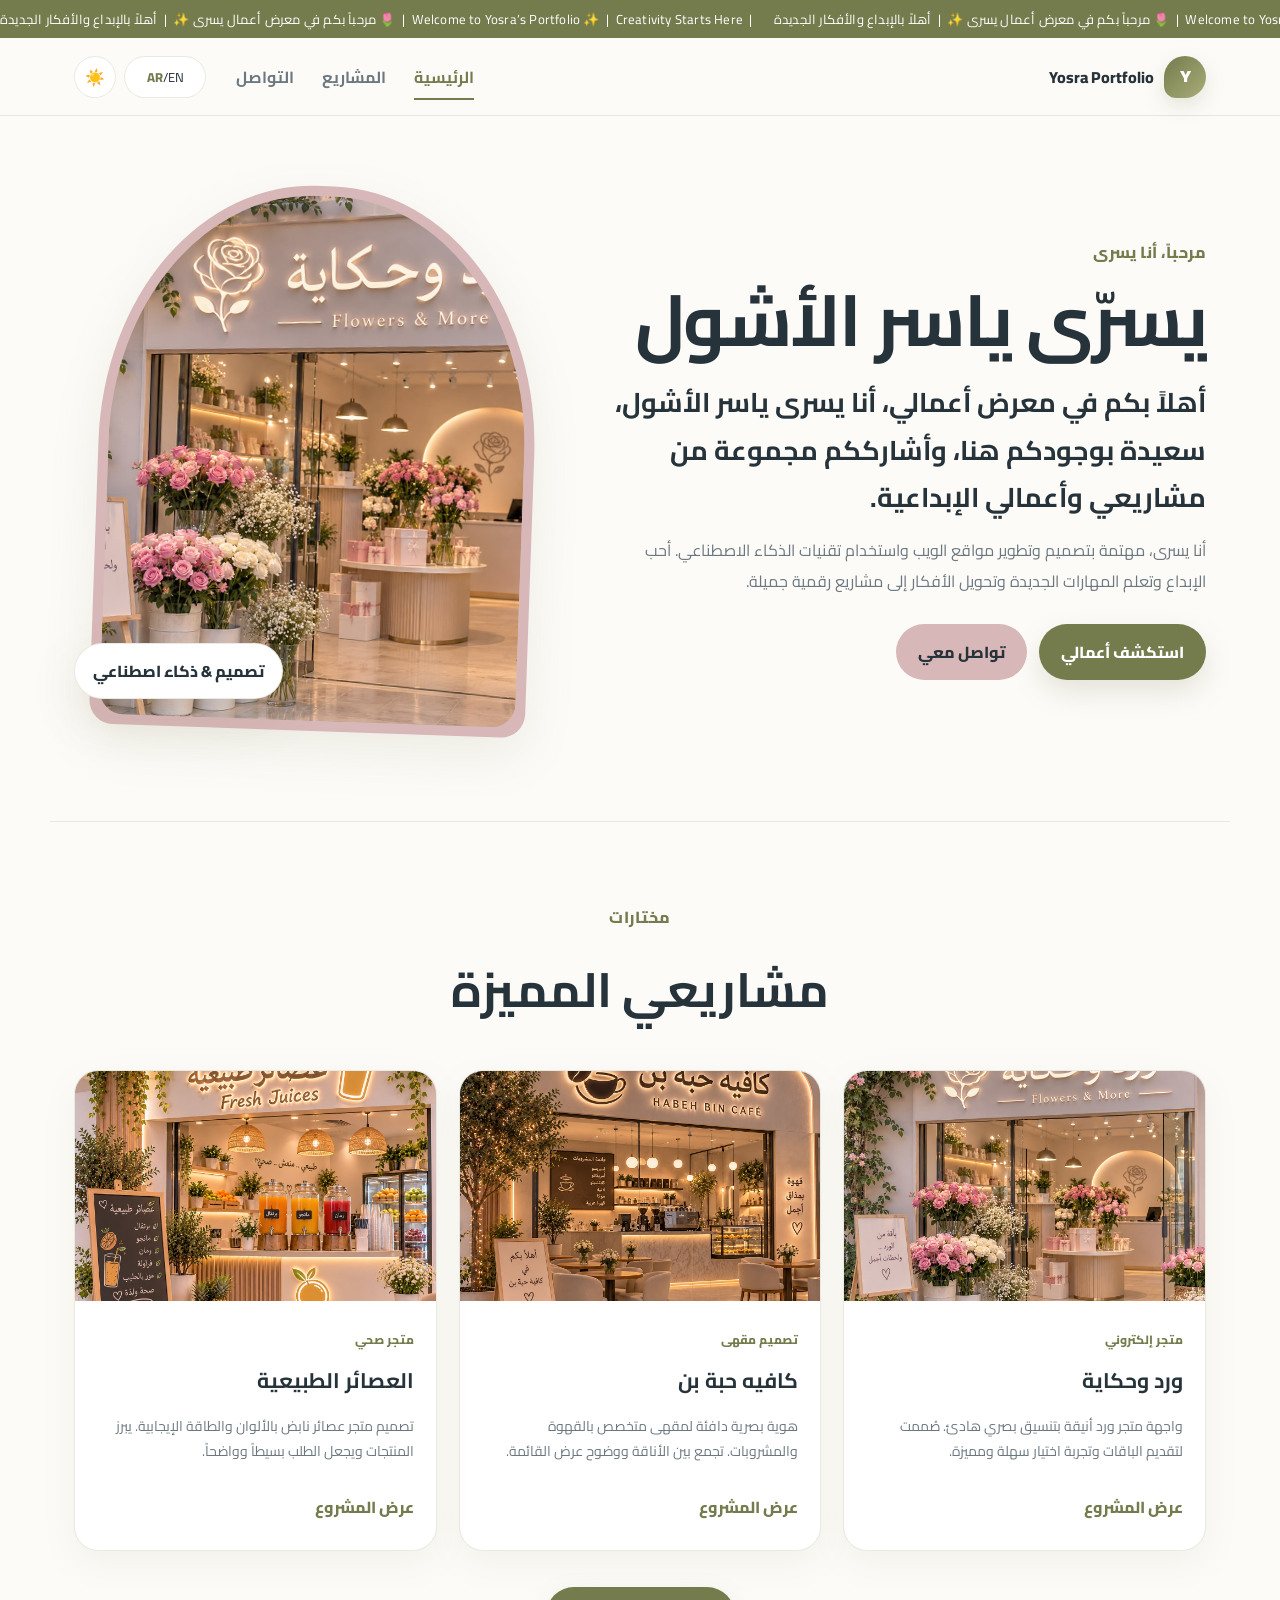
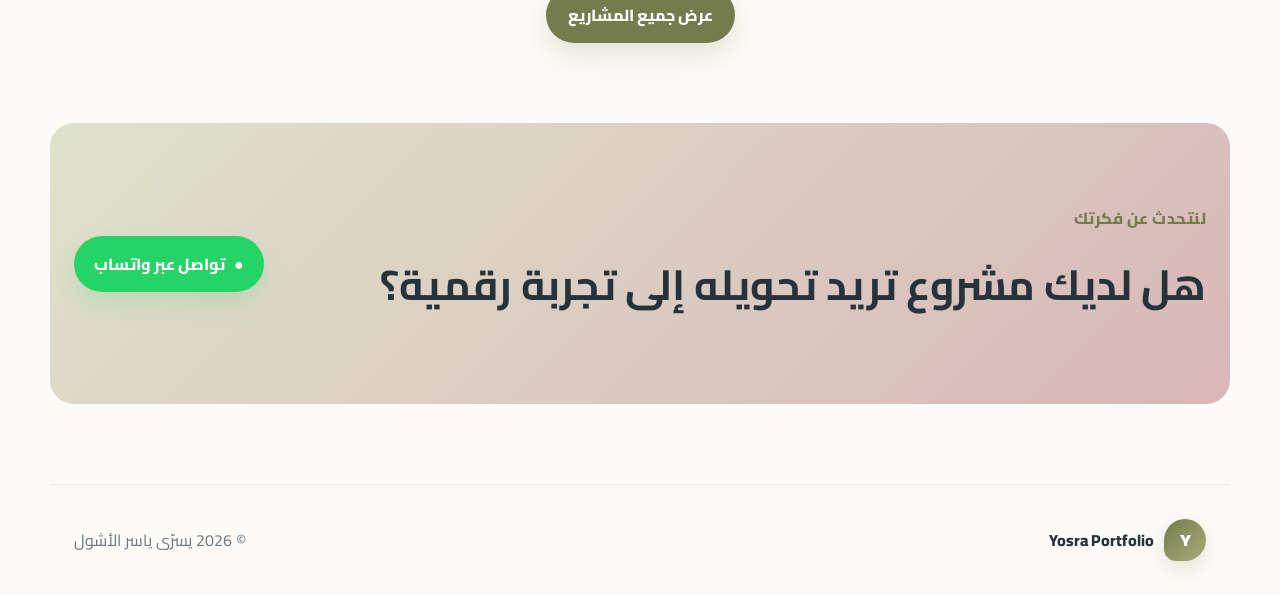
<file: index.html>
<!doctype html>
<html lang="ar" dir="rtl">
<head>
  <meta charset="utf-8">
  <meta name="viewport" content="width=device-width, initial-scale=1">
  <meta name="theme-color" content="#747b4d">
  <title>معرض أعمال يسرى | Yosra Portfolio</title>
  <link rel="preconnect" href="https://fonts.googleapis.com">
  <link rel="preconnect" href="https://fonts.gstatic.com" crossorigin>
  <link href="https://fonts.googleapis.com/css2?family=Cairo:wght@400;600;700;800&family=Poppins:wght@400;500;600;700&display=swap" rel="stylesheet">
  <link rel="stylesheet" href="style.css">
</head>
<body>
  <div class="ticker" aria-label="Portfolio announcement">
    <div class="ticker-track"><span>مرحباً بكم في معرض أعمال يسرى ✨ &nbsp;|&nbsp; أهلاً بالإبداع والأفكار الجديدة 🌷 &nbsp;|&nbsp; Welcome to Yosra’s Portfolio ✨ &nbsp;|&nbsp; Creativity Starts Here &nbsp;|&nbsp;</span><span aria-hidden="true">مرحباً بكم في معرض أعمال يسرى ✨ &nbsp;|&nbsp; أهلاً بالإبداع والأفكار الجديدة 🌷 &nbsp;|&nbsp; Welcome to Yosra’s Portfolio ✨ &nbsp;|&nbsp; Creativity Starts Here &nbsp;|&nbsp;</span></div>
  </div>
  <header class="navbar">
    <div class="nav-inner">
      <a class="brand" href="index.html" aria-label="Yosra Portfolio">
        <span class="brand-mark">Y</span><span>Yosra Portfolio</span>
      </a>
      <button class="menu-toggle" type="button" aria-expanded="false" aria-controls="nav-links" aria-label="القائمة"><span></span><span></span><span></span></button>
      <nav id="nav-links" class="nav-links" aria-label="Main navigation">
        <a class="active" href="index.html" data-i18n="navHome">الرئيسية</a>
        <a href="projects.html" data-i18n="navProjects">المشاريع</a>
        <a href="contact.html" data-i18n="navContact">التواصل</a>
      </nav>
      <div class="nav-actions">
        <button class="lang-toggle" type="button" aria-label="تبديل اللغة"><span class="lang-active">AR</span><span>/</span><span>EN</span></button>
        <button class="theme-toggle" type="button" aria-label="تبديل الوضع"><span class="theme-icon">☀️</span></button>
      </div>
    </div>
  </header>
  <main>
    <section class="hero">
      <div class="hero-content reveal">
        <p class="eyebrow" data-i18n="hello">مرحباً، أنا يسرى</p>
        <h1 data-i18n="heroName">يسرّى ياسر الأشول</h1>
        <p class="hero-welcome" data-i18n="welcomeAr">أهلاً بكم في معرض أعمالي، أنا يسرى ياسر الأشول، سعيدة بوجودكم هنا، وأشارككم مجموعة من مشاريعي وأعمالي الإبداعية.</p>
        <p class="hero-about" data-i18n="aboutAr">أنا يسرى، مهتمة بتصميم وتطوير مواقع الويب واستخدام تقنيات الذكاء الاصطناعي. أحب الإبداع وتعلم المهارات الجديدة وتحويل الأفكار إلى مشاريع رقمية جميلة.</p>
        <div class="hero-buttons">
          <a class="btn btn-primary" href="projects.html" data-i18n="explore">استكشف أعمالي</a>
          <a class="btn btn-soft" href="contact.html" data-i18n="contactMe">تواصل معي</a>
        </div>
      </div>
      <div class="hero-visual reveal">
        <div class="hero-frame">
          <img src="cover-copy.jpeg" width="900" height="1100" alt="تصميم معرض أعمال يسرى للويب والذكاء الاصطناعي" fetchpriority="high">
        </div>
        <span class="floating-badge" data-i18n="badge">تصميم &amp; ذكاء اصطناعي</span>
      </div>
    </section>

    <section class="section projects-preview">
      <div class="section-heading reveal">
        <p class="eyebrow" data-i18n="selected">مختارات</p>
        <h2 data-i18n="featured">مشاريعي المميزة</h2>
      </div>
      <div class="project-grid">
        <article class="project-card reveal">
          <div class="project-image"><img src="flor%20webp.jpeg" width="800" height="600" loading="lazy" alt="تصميم متجر ورد وحكاية للفصائل والزهور"></div>
          <div class="project-body"><span class="project-tag" data-i18n="ecommerce">متجر إلكتروني</span><h3 data-i18n="florName">ورد وحكاية</h3><p data-i18n="florDesc">واجهة متجر ورد أنيقة بتنسيق بصري هادئ. صُممت لتقديم الباقات وتجربة اختيار سهلة ومميزة.</p><button class="card-link project-view" type="button" data-project="flor" data-i18n="viewProject">عرض المشروع <span>←</span></button></div>
        </article>
        <article class="project-card reveal">
          <div class="project-image"><img src="coffee%20webp.jpeg" width="800" height="600" loading="lazy" alt="تصميم هوية وموقع كافيه حبة بن للقهوة"></div>
          <div class="project-body"><span class="project-tag" data-i18n="cafeDesign">تصميم مقهى</span><h3 data-i18n="coffeeName">كافيه حبة بن</h3><p data-i18n="coffeeDesc">هوية بصرية دافئة لمقهى متخصص بالقهوة والمشروبات. تجمع بين الأناقة ووضوح عرض القائمة.</p><button class="card-link project-view" type="button" data-project="coffee" data-i18n="viewProject">عرض المشروع <span>←</span></button></div>
        </article>
        <article class="project-card reveal">
          <div class="project-image"><img src="juice%20webp.jpeg" width="800" height="600" loading="lazy" alt="تصميم متجر عصائر طبيعية منعشة"></div>
          <div class="project-body"><span class="project-tag" data-i18n="healthStore">متجر صحي</span><h3 data-i18n="juiceName">العصائر الطبيعية</h3><p data-i18n="juiceDesc">تصميم متجر عصائر نابض بالألوان والطاقة الإيجابية. يبرز المنتجات ويجعل الطلب بسيطاً وواضحاً.</p><button class="card-link project-view" type="button" data-project="juice" data-i18n="viewProject">عرض المشروع <span>←</span></button></div>
        </article>
      </div>
      <div class="center-action reveal"><a class="btn btn-primary" href="projects.html" data-i18n="allProjects">عرض جميع المشاريع</a></div>
    </section>

    <section class="section contact-banner reveal">
      <div><p class="eyebrow" data-i18n="letsTalk">لنتحدث عن فكرتك</p><h2 data-i18n="ready">هل لديك مشروع تريد تحويله إلى تجربة رقمية؟</h2></div>
      <a class="whatsapp-btn" href="https://wa.me/966565478797" target="_blank" rel="noopener noreferrer"><span aria-hidden="true">●</span> <span data-i18n="whatsapp">تواصل عبر واتساب</span></a>
    </section>
  </main>
  <footer><a class="brand footer-brand" href="index.html"><span class="brand-mark">Y</span><span>Yosra Portfolio</span></a><p>© <span id="year"></span> <span data-i18n="copyright">يسرّى ياسر الأشول</span></p></footer>
  <dialog class="project-modal" id="project-modal"><button class="modal-close" type="button" aria-label="إغلاق">×</button><div id="modal-content"></div></dialog>
  <script src="main.js"></script>
</body>
</html>
</file>
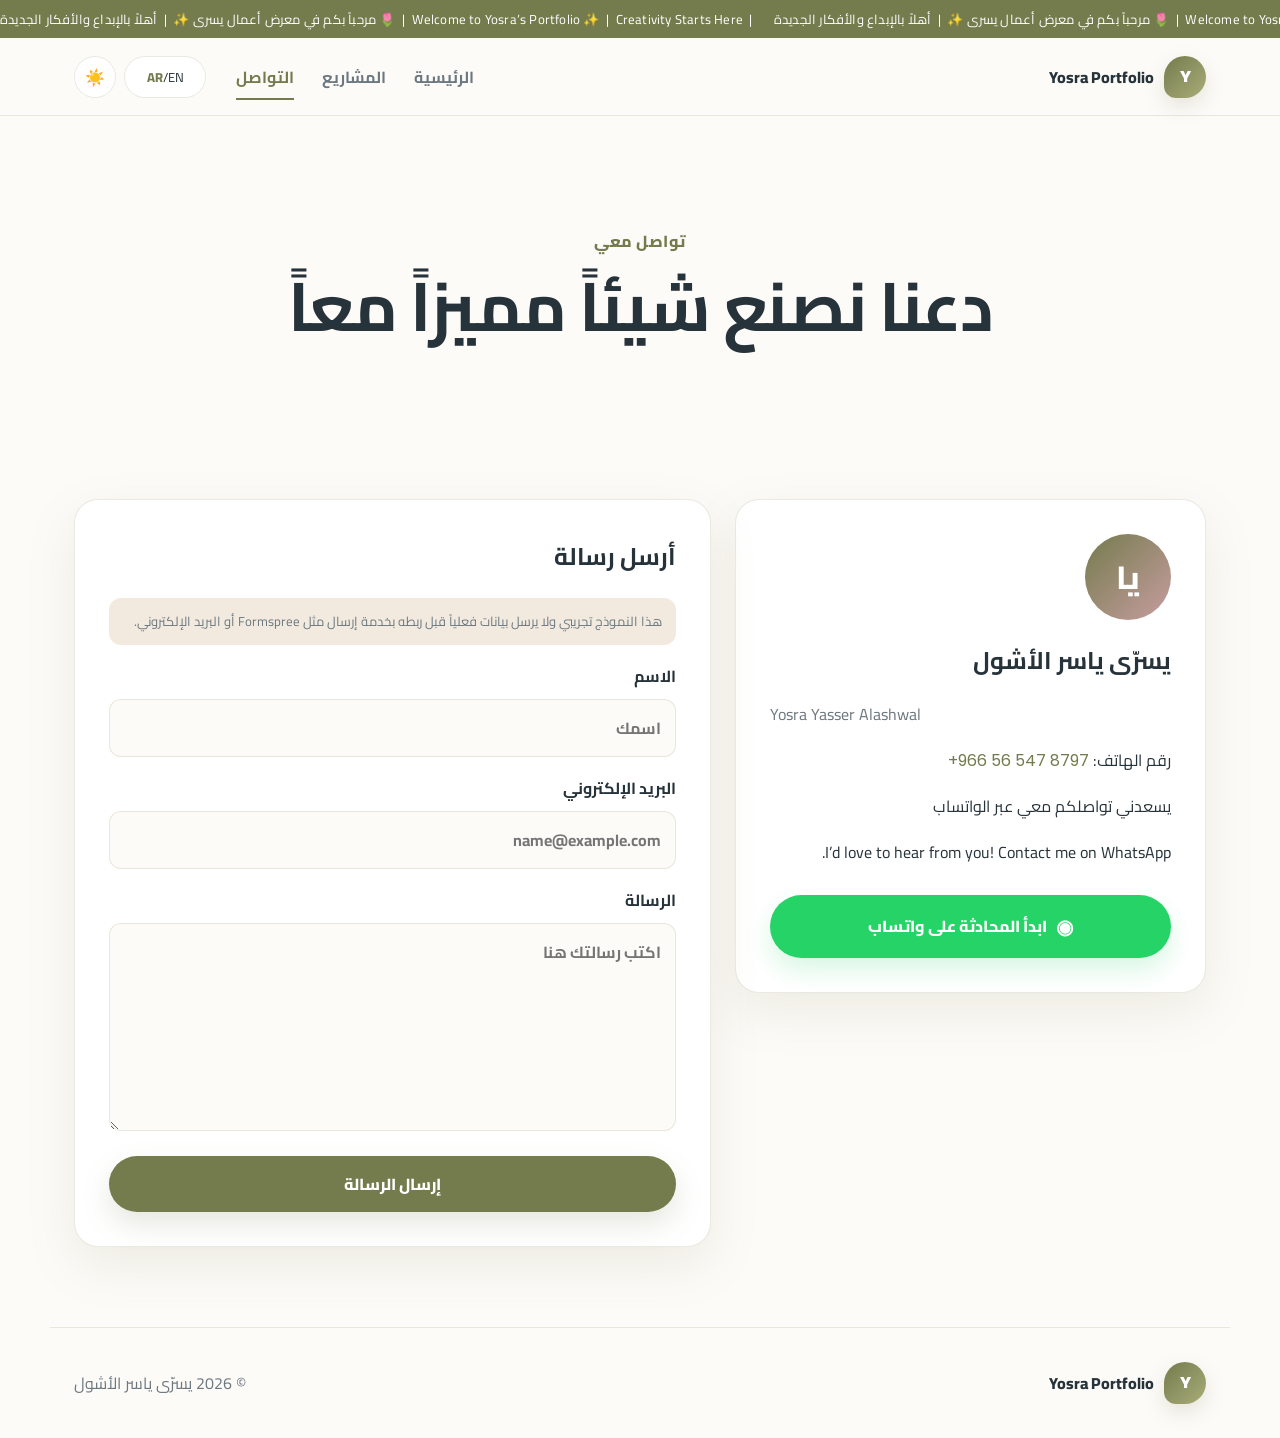
<file: contact.html>
<!doctype html>
<html lang="ar" dir="rtl">
<head>
  <meta charset="utf-8">
  <meta name="viewport" content="width=device-width, initial-scale=1">
  <meta name="theme-color" content="#747b4d">
  <title>التواصل | Yosra Portfolio</title>
  <link rel="preconnect" href="https://fonts.googleapis.com">
  <link rel="preconnect" href="https://fonts.gstatic.com" crossorigin>
  <link href="https://fonts.googleapis.com/css2?family=Cairo:wght@400;600;700;800&family=Poppins:wght@400;500;600;700&display=swap" rel="stylesheet">
  <link rel="stylesheet" href="style.css">
</head>
<body>
  <div class="ticker"><div class="ticker-track"><span>مرحباً بكم في معرض أعمال يسرى ✨ &nbsp;|&nbsp; أهلاً بالإبداع والأفكار الجديدة 🌷 &nbsp;|&nbsp; Welcome to Yosra’s Portfolio ✨ &nbsp;|&nbsp; Creativity Starts Here &nbsp;|&nbsp;</span><span aria-hidden="true">مرحباً بكم في معرض أعمال يسرى ✨ &nbsp;|&nbsp; أهلاً بالإبداع والأفكار الجديدة 🌷 &nbsp;|&nbsp; Welcome to Yosra’s Portfolio ✨ &nbsp;|&nbsp; Creativity Starts Here &nbsp;|&nbsp;</span></div></div>
  <header class="navbar"><div class="nav-inner">
    <a class="brand" href="index.html"><span class="brand-mark">Y</span><span>Yosra Portfolio</span></a>
    <button class="menu-toggle" type="button" aria-expanded="false" aria-controls="nav-links" aria-label="القائمة"><span></span><span></span><span></span></button>
    <nav id="nav-links" class="nav-links"><a href="index.html" data-i18n="navHome">الرئيسية</a><a href="projects.html" data-i18n="navProjects">المشاريع</a><a class="active" href="contact.html" data-i18n="navContact">التواصل</a></nav>
    <div class="nav-actions"><button class="lang-toggle" type="button" aria-label="تبديل اللغة"><span class="lang-active">AR</span><span>/</span><span>EN</span></button><button class="theme-toggle" type="button" aria-label="تبديل الوضع"><span class="theme-icon">☀️</span></button></div>
  </div></header>
  <main>
    <section class="page-hero reveal"><p class="eyebrow" data-i18n="contactEyebrow">تواصل معي</p><h1 data-i18n="contactTitle">دعنا نصنع شيئاً مميزاً معاً</h1></section>
    <section class="section contact-layout">
      <div class="contact-card reveal">
        <div class="contact-avatar">يا</div>
        <h2 data-i18n="arabicName">يسرّى ياسر الأشول</h2>
        <p class="english-name">Yosra Yasser Alashwal</p>
        <p class="phone"><span data-i18n="phoneLabel">رقم الهاتف:</span> <a href="tel:+966565478797" dir="ltr">+966 56 547 8797</a></p>
        <p data-i18n="whatsappAr">يسعدني تواصلكم معي عبر الواتساب</p>
        <p data-i18n="whatsappEn">I’d love to hear from you! Contact me on WhatsApp.</p>
        <a class="whatsapp-btn whatsapp-large" href="https://wa.me/966565478797" target="_blank" rel="noopener noreferrer"><span class="whatsapp-icon">◉</span> <span data-i18n="chatNow">ابدأ المحادثة على واتساب</span></a>
      </div>
      <form class="contact-form reveal" id="contact-form">
        <h2 data-i18n="messageTitle">أرسل رسالة</h2>
        <p class="form-note" data-i18n="formNote">هذا النموذج تجريبي ولا يرسل بيانات فعلياً قبل ربطه بخدمة إرسال مثل Formspree أو البريد الإلكتروني.</p>
        <label><span data-i18n="nameLabel">الاسم</span><input type="text" name="name" required placeholder="اسمك"></label>
        <label><span data-i18n="emailLabel">البريد الإلكتروني</span><input type="email" name="email" required placeholder="name@example.com"></label>
        <label><span data-i18n="messageLabel">الرسالة</span><textarea name="message" rows="6" required placeholder="اكتب رسالتك هنا"></textarea></label>
        <button class="btn btn-primary" type="submit" data-i18n="sendMessage">إرسال الرسالة</button>
      </form>
    </section>
  </main>
  <footer><a class="brand footer-brand" href="index.html"><span class="brand-mark">Y</span><span>Yosra Portfolio</span></a><p>© <span id="year"></span> <span data-i18n="copyright">يسرّى ياسر الأشول</span></p></footer>
  <script src="main.js"></script>
</body>
</html>
</file>
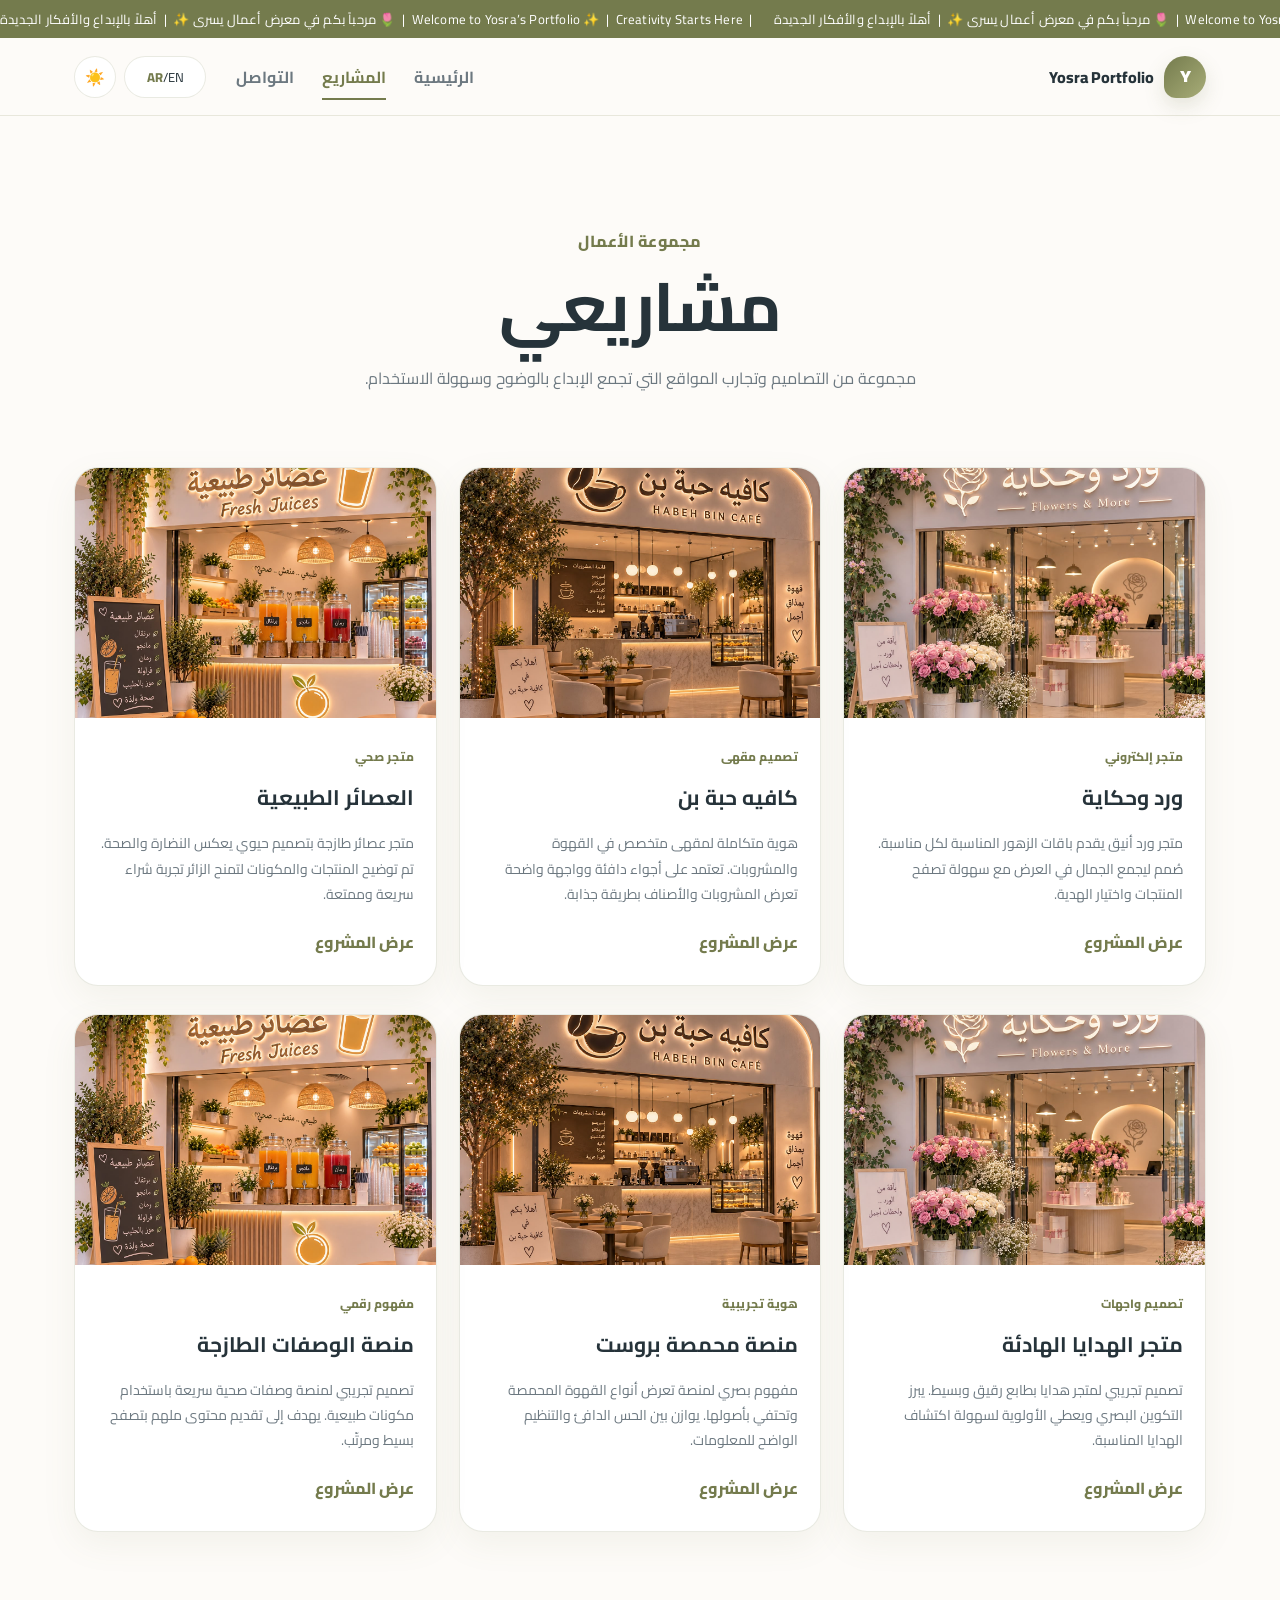
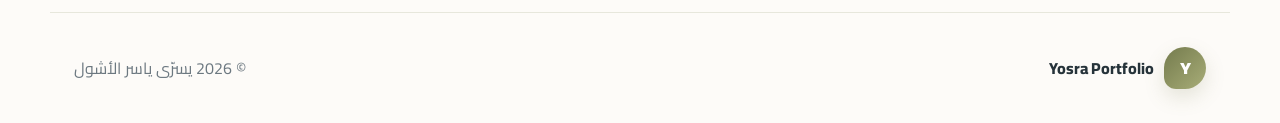
<file: projects.html>
<!doctype html>
<html lang="ar" dir="rtl">
<head>
  <meta charset="utf-8">
  <meta name="viewport" content="width=device-width, initial-scale=1">
  <meta name="theme-color" content="#747b4d">
  <title>المشاريع | Yosra Portfolio</title>
  <link rel="preconnect" href="https://fonts.googleapis.com">
  <link rel="preconnect" href="https://fonts.gstatic.com" crossorigin>
  <link href="https://fonts.googleapis.com/css2?family=Cairo:wght@400;600;700;800&family=Poppins:wght@400;500;600;700&display=swap" rel="stylesheet">
  <link rel="stylesheet" href="style.css">
</head>
<body>
  <div class="ticker"><div class="ticker-track"><span>مرحباً بكم في معرض أعمال يسرى ✨ &nbsp;|&nbsp; أهلاً بالإبداع والأفكار الجديدة 🌷 &nbsp;|&nbsp; Welcome to Yosra’s Portfolio ✨ &nbsp;|&nbsp; Creativity Starts Here &nbsp;|&nbsp;</span><span aria-hidden="true">مرحباً بكم في معرض أعمال يسرى ✨ &nbsp;|&nbsp; أهلاً بالإبداع والأفكار الجديدة 🌷 &nbsp;|&nbsp; Welcome to Yosra’s Portfolio ✨ &nbsp;|&nbsp; Creativity Starts Here &nbsp;|&nbsp;</span></div></div>
  <header class="navbar"><div class="nav-inner">
    <a class="brand" href="index.html"><span class="brand-mark">Y</span><span>Yosra Portfolio</span></a>
    <button class="menu-toggle" type="button" aria-expanded="false" aria-controls="nav-links" aria-label="القائمة"><span></span><span></span><span></span></button>
    <nav id="nav-links" class="nav-links"><a href="index.html" data-i18n="navHome">الرئيسية</a><a class="active" href="projects.html" data-i18n="navProjects">المشاريع</a><a href="contact.html" data-i18n="navContact">التواصل</a></nav>
    <div class="nav-actions"><button class="lang-toggle" type="button" aria-label="تبديل اللغة"><span class="lang-active">AR</span><span>/</span><span>EN</span></button><button class="theme-toggle" type="button" aria-label="تبديل الوضع"><span class="theme-icon">☀️</span></button></div>
  </div></header>
  <main>
    <section class="page-hero reveal"><p class="eyebrow" data-i18n="workCollection">مجموعة الأعمال</p><h1 data-i18n="projectsTitle">مشاريعي</h1><p data-i18n="projectsIntro">مجموعة من التصاميم وتجارب المواقع التي تجمع الإبداع بالوضوح وسهولة الاستخدام.</p></section>
    <section class="section projects-page">
      <div class="project-grid projects-grid">
        <article class="project-card reveal"><div class="project-image"><img src="flor%20webp.jpeg" width="800" height="600" loading="lazy" alt="متجر ورد وحكاية للزهور والباقات"></div><div class="project-body"><span class="project-tag" data-i18n="ecommerce">متجر إلكتروني</span><h3 data-i18n="florName">ورد وحكاية</h3><p data-i18n="florFull">متجر ورد أنيق يقدم باقات الزهور المناسبة لكل مناسبة. صُمم ليجمع الجمال في العرض مع سهولة تصفح المنتجات واختيار الهدية.</p><button class="card-link project-view" type="button" data-project="flor" data-i18n="viewProject">عرض المشروع <span>←</span></button></div></article>
        <article class="project-card reveal"><div class="project-image"><img src="coffee%20webp.jpeg" width="800" height="600" loading="lazy" alt="هوية وتصميم كافيه حبة بن للقهوة"></div><div class="project-body"><span class="project-tag" data-i18n="cafeDesign">تصميم مقهى</span><h3 data-i18n="coffeeName">كافيه حبة بن</h3><p data-i18n="coffeeFull">هوية متكاملة لمقهى متخصص في القهوة والمشروبات. تعتمد على أجواء دافئة وواجهة واضحة تعرض المشروبات والأصناف بطريقة جذابة.</p><button class="card-link project-view" type="button" data-project="coffee" data-i18n="viewProject">عرض المشروع <span>←</span></button></div></article>
        <article class="project-card reveal"><div class="project-image"><img src="juice%20webp.jpeg" width="800" height="600" loading="lazy" alt="متجر العصائر الطبيعية ومنتجات صحية"></div><div class="project-body"><span class="project-tag" data-i18n="healthStore">متجر صحي</span><h3 data-i18n="juiceName">العصائر الطبيعية</h3><p data-i18n="juiceFull">متجر عصائر طازجة بتصميم حيوي يعكس النضارة والصحة. تم توضيح المنتجات والمكونات لتمنح الزائر تجربة شراء سريعة وممتعة.</p><button class="card-link project-view" type="button" data-project="juice" data-i18n="viewProject">عرض المشروع <span>←</span></button></div></article>
        <article class="project-card reveal"><div class="project-image"><img src="flor%20webp.jpeg" width="800" height="600" loading="lazy" alt="تصميم تجريبي لباقة هدايا مزينة بالزهور"></div><div class="project-body"><span class="project-tag" data-i18n="uiConcept">تصميم واجهات</span><h3 data-i18n="giftName">متجر الهدايا الهادئة</h3><p data-i18n="giftFull">تصميم تجريبي لمتجر هدايا بطابع رقيق وبسيط. يبرز التكوين البصري ويعطي الأولوية لسهولة اكتشاف الهدايا المناسبة.</p><button class="card-link project-view" type="button" data-project="gift" data-i18n="viewProject">عرض المشروع <span>←</span></button></div></article>
        <article class="project-card reveal"><div class="project-image"><img src="coffee%20webp.jpeg" width="800" height="600" loading="lazy" alt="تصميم تجريبي لتطبيق قائمة مشروبات القهوة"></div><div class="project-body"><span class="project-tag" data-i18n="brandConcept">هوية تجريبية</span><h3 data-i18n="roastName">منصة محمصة بروست</h3><p data-i18n="roastFull">مفهوم بصري لمنصة تعرض أنواع القهوة المحمصة وتحتفي بأصولها. يوازن بين الحس الدافئ والتنظيم الواضح للمعلومات.</p><button class="card-link project-view" type="button" data-project="roast" data-i18n="viewProject">عرض المشروع <span>←</span></button></div></article>
        <article class="project-card reveal"><div class="project-image"><img src="juice%20webp.jpeg" width="800" height="600" loading="lazy" alt="تصميم تجريبي لمنصة وصفات صحية وطبيعية"></div><div class="project-body"><span class="project-tag" data-i18n="webConcept">مفهوم رقمي</span><h3 data-i18n="freshName">منصة الوصفات الطازجة</h3><p data-i18n="freshFull">تصميم تجريبي لمنصة وصفات صحية سريعة باستخدام مكونات طبيعية. يهدف إلى تقديم محتوى ملهم بتصفح بسيط ومرتّب.</p><button class="card-link project-view" type="button" data-project="fresh" data-i18n="viewProject">عرض المشروع <span>←</span></button></div></article>
      </div>
    </section>
  </main>
  <footer><a class="brand footer-brand" href="index.html"><span class="brand-mark">Y</span><span>Yosra Portfolio</span></a><p>© <span id="year"></span> <span data-i18n="copyright">يسرّى ياسر الأشول</span></p></footer>
  <dialog class="project-modal" id="project-modal"><button class="modal-close" type="button" aria-label="إغلاق">×</button><div id="modal-content"></div></dialog>
  <script src="main.js"></script>
</body>
</html>
</file>
<file: style.css>
:root {
  --primary: #747b4d;
  --primary-deep: #585e37;
  --blush: #d8b7b8;
  --sand: #f3eadf;
  --sage: #dfe2cb;
  --bg: #fdfbf8;
  --surface: #ffffff;
  --text: #26333a;
  --muted: #6c7880;
  --line: rgba(116, 123, 77, .16);
  --shadow: 0 18px 50px rgba(116, 123, 77, .12);
  --radius: 24px;
}
@font-face {
  font-family: "Ummi";
  src: url("Ummi-Regular.ttf") format("truetype");
  font-style: normal;
  font-weight: 400;
  font-display: swap;
}
html.dark {
  --bg: #101923;
  --surface: #182431;
  --text: #edf4f7;
  --muted: #b5c2c8;
  --blush: #3a3032;
  --sand: #2c2d25;
  --sage: #30372a;
  --line: rgba(174, 182, 135, .16);
  --shadow: 0 18px 50px rgba(0, 0, 0, .22);
}
* { box-sizing: border-box; }
html { scroll-behavior: smooth; }
body {
  margin: 0;
  background: var(--bg);
  color: var(--text);
  font-family: "Cairo", "Poppins", "Ummi", sans-serif;
  transition: background .35s ease, color .35s ease;
  overflow-x: hidden;
}
html[lang="en"] body { font-family: "Poppins", "Cairo", "Ummi", sans-serif; }
a { color: inherit; text-decoration: none; }
button, input, textarea { font: inherit; }
.ticker { height: 38px; background: var(--primary); color: #fff; overflow: hidden; display: flex; align-items: center; direction: ltr; }
.ticker-track { display: flex; width: max-content; animation: ticker 28s linear infinite; white-space: nowrap; font-size: 13px; letter-spacing: .2px; }
.ticker-track span { padding-right: 18px; }
.ticker:hover .ticker-track { animation-play-state: paused; }
@keyframes ticker { to { transform: translateX(-50%); } }
.navbar { position: sticky; top: 0; z-index: 20; height: 78px; background: color-mix(in srgb, var(--bg) 92%, transparent); backdrop-filter: blur(16px); border-bottom: 1px solid var(--line); }
.nav-inner { max-width: 1180px; height: 100%; margin: auto; padding: 0 24px; display: flex; align-items: center; gap: 30px; }
.brand { display: flex; align-items: center; gap: 10px; font-weight: 800; white-space: nowrap; }
.brand-mark { width: 42px; height: 42px; border-radius: 50% 50% 50% 12px; background: linear-gradient(135deg, var(--primary), #a8ad78); color: #fff; display: grid; place-items: center; font-family: "Poppins", sans-serif; box-shadow: 0 8px 20px rgba(116,123,77,.18); }
.nav-links { display: flex; align-items: center; gap: 28px; margin-inline-start: auto; }
.nav-links a { color: var(--muted); font-weight: 700; position: relative; }
.nav-links a::after { content: ""; position: absolute; inset-inline: 0; bottom: -8px; height: 2px; background: var(--primary); transform: scaleX(0); transition: .25s ease; }
.nav-links a:hover, .nav-links a.active { color: var(--primary); }
.nav-links a:hover::after, .nav-links a.active::after { transform: scaleX(1); }
.nav-actions { display: flex; gap: 8px; }
.lang-toggle, .theme-toggle { height: 42px; border: 1px solid var(--line); background: var(--surface); color: var(--text); border-radius: 999px; cursor: pointer; transition: .25s ease; }
.lang-toggle { min-width: 82px; direction: ltr; font-size: 13px; }
.lang-toggle:hover, .theme-toggle:hover { transform: translateY(-2px); border-color: var(--primary); }
.lang-active { color: var(--primary); font-weight: 800; }
.theme-toggle { width: 42px; display: grid; place-items: center; }
.menu-toggle { display: none; width: 42px; height: 42px; border: 0; background: transparent; padding: 8px; cursor: pointer; }
.menu-toggle span { display: block; height: 2px; margin: 5px 0; background: var(--text); transition: .25s; }
.hero { min-height: 660px; max-width: 1180px; margin: auto; padding: 70px 24px 90px; display: grid; grid-template-columns: 1.1fr .9fr; align-items: center; gap: 55px; }
.eyebrow { color: var(--primary); font-weight: 800; margin: 0 0 12px; letter-spacing: .5px; }
.hero h1, .page-hero h1 { font-size: clamp(44px, 6vw, 72px); line-height: 1.14; margin: 0 0 18px; letter-spacing: -1.5px; }
.hero-welcome { max-width: 650px; font-size: clamp(20px, 2.3vw, 27px); line-height: 1.75; font-weight: 700; margin: 0 0 14px; }
.hero-about { max-width: 620px; color: var(--muted); line-height: 1.9; font-size: 16px; margin: 0 0 28px; }
.hero-buttons { display: flex; gap: 12px; flex-wrap: wrap; }
.btn { min-height: 50px; padding: 13px 22px; border-radius: 999px; border: 0; display: inline-flex; align-items: center; justify-content: center; font-weight: 800; cursor: pointer; transition: transform .25s ease, box-shadow .25s ease, background .25s; }
.btn:hover { transform: translateY(-3px); }
.btn-primary { background: var(--primary); color: #fff; box-shadow: 0 12px 28px rgba(116,123,77,.18); }
.btn-primary:hover { background: var(--primary-deep); box-shadow: 0 16px 32px rgba(116,123,77,.25); }
.btn-soft { background: var(--blush); color: var(--text); }
.hero-visual { position: relative; display: flex; justify-content: center; }
.hero-frame { width: min(440px, 90%); aspect-ratio: 4/5; border-radius: 48% 48% 24px 24px; background: var(--blush); padding: 10px; transform: rotate(2deg); box-shadow: var(--shadow); }
.hero-frame img { width: 100%; height: 100%; object-fit: cover; border-radius: inherit; display: block; }
.floating-badge { position: absolute; inset-inline-end: 0; bottom: 32px; background: var(--surface); border: 1px solid var(--line); padding: 12px 18px; border-radius: 999px; box-shadow: var(--shadow); font-weight: 800; animation: float 3s ease-in-out infinite; }
@keyframes float { 50% { transform: translateY(-8px); } }
.section { max-width: 1180px; margin: auto; padding: 80px 24px; }
.projects-preview { border-top: 1px solid var(--line); }
.section-heading { text-align: center; margin-bottom: 36px; }
.section-heading h2 { font-size: clamp(34px, 4vw, 48px); margin: 0; }
.project-grid { display: grid; grid-template-columns: repeat(3, 1fr); gap: 22px; }
.project-card { background: var(--surface); border: 1px solid var(--line); border-radius: var(--radius); overflow: hidden; box-shadow: 0 12px 34px rgba(116,123,77,.08); transition: .35s ease; }
.project-card:hover { transform: translateY(-9px); box-shadow: var(--shadow); }
.project-image { height: 230px; overflow: hidden; background: var(--sand); }
.project-image img { width: 100%; height: 100%; object-fit: cover; display: block; transition: transform .55s ease; }
.project-card:hover .project-image img { transform: scale(1.055); }
.project-body { padding: 22px; }
.project-tag { color: var(--primary); font-size: 12px; font-weight: 800; }
.project-body h3 { font-size: 21px; margin: 8px 0; }
.project-body p { color: var(--muted); line-height: 1.8; min-height: 58px; font-size: 14px; }
.card-link { border: 0; background: transparent; color: var(--primary); padding: 6px 0; font-weight: 800; cursor: pointer; }
.card-link span { display: inline-block; transition: transform .25s; }
html[dir="rtl"] .card-link span { margin-inline-start: 5px; }
html[dir="ltr"] .card-link span { margin-inline-start: 5px; transform: rotate(180deg); }
.card-link:hover span { transform: translateX(-5px); }
.center-action { text-align: center; margin-top: 36px; }
.contact-banner { margin-bottom: 80px; border-radius: var(--radius); background: linear-gradient(135deg, var(--sage), var(--blush)); display: flex; align-items: center; justify-content: space-between; gap: 30px; }
.contact-banner h2 { margin: 0; font-size: clamp(26px, 4vw, 42px); }
.whatsapp-btn { min-height: 52px; display: inline-flex; align-items: center; justify-content: center; gap: 9px; background: #25d366; color: #fff; border-radius: 999px; padding: 13px 20px; font-weight: 800; box-shadow: 0 12px 24px rgba(37,211,102,.18); transition: .25s; white-space: nowrap; }
.whatsapp-btn:hover { transform: translateY(-3px) scale(1.02); background: #20bd5a; }
.page-hero { max-width: 1180px; margin: auto; padding: 110px 24px 55px; text-align: center; }
.page-hero h1 { font-size: clamp(42px, 6vw, 68px); }
.page-hero > p:last-child { max-width: 650px; margin: auto; color: var(--muted); line-height: 1.8; }
.projects-page { padding-top: 20px; }
.projects-grid { grid-template-columns: repeat(3, 1fr); row-gap: 28px; }
.projects-grid .project-image { height: 250px; }
.contact-layout { display: grid; grid-template-columns: .85fr 1.15fr; gap: 24px; align-items: start; }
.contact-card, .contact-form { background: var(--surface); border: 1px solid var(--line); border-radius: var(--radius); padding: 34px; box-shadow: var(--shadow); }
.contact-avatar { width: 86px; height: 86px; border-radius: 50%; background: linear-gradient(135deg, var(--primary), #c79da0); color: #fff; display: grid; place-items: center; font-size: 32px; font-weight: 800; margin-bottom: 18px; }
.contact-card h2 { margin: 0 0 4px; }
.english-name { color: var(--muted); direction: ltr; text-align: start; }
.phone a { color: var(--primary); font-family: "Poppins", sans-serif; direction: ltr; display: inline-block; }
.whatsapp-large { width: 100%; margin-top: 12px; }
.whatsapp-icon { font-size: 20px; }
.contact-form h2 { margin-top: 0; }
.form-note { background: var(--sand); color: var(--muted); border-radius: 12px; padding: 12px 14px; font-size: 13px; line-height: 1.7; }
.contact-form label { display: block; margin: 16px 0; font-weight: 700; }
.contact-form input, .contact-form textarea { width: 100%; margin-top: 8px; border: 1px solid var(--line); border-radius: 12px; background: var(--bg); color: var(--text); padding: 13px 14px; outline: none; transition: .25s; resize: vertical; }
.contact-form input:focus, .contact-form textarea:focus { border-color: var(--primary); box-shadow: 0 0 0 3px rgba(116,123,77,.12); }
.contact-form .btn { width: 100%; }
footer { min-height: 110px; max-width: 1180px; margin: auto; padding: 24px; border-top: 1px solid var(--line); display: flex; align-items: center; justify-content: space-between; color: var(--muted); }
.footer-brand { color: var(--text); }
.project-modal { width: min(520px, calc(100% - 32px)); border: 1px solid var(--line); border-radius: 24px; padding: 30px; background: var(--surface); color: var(--text); box-shadow: 0 30px 90px rgba(0,0,0,.25); }
.project-modal::backdrop { background: rgba(12,28,38,.55); backdrop-filter: blur(6px); }
.modal-close { width: 38px; height: 38px; border-radius: 50%; border: 1px solid var(--line); background: var(--bg); color: var(--text); float: inline-end; cursor: pointer; }
#modal-content h2 { margin-top: 20px; }
#modal-content p { color: var(--muted); line-height: 1.8; }
.reveal { opacity: 0; transform: translateY(22px); transition: opacity .7s ease, transform .7s ease; }
.reveal.visible { opacity: 1; transform: translateY(0); }
@media (prefers-reduced-motion: reduce) {
  *, *::before, *::after { scroll-behavior: auto !important; animation-duration: .01ms !important; animation-iteration-count: 1 !important; transition-duration: .01ms !important; }
}
@media (max-width: 900px) {
  .nav-inner { gap: 12px; }
  .brand > span:last-child { display: none; }
  .menu-toggle { display: block; margin-inline-start: auto; }
  .nav-links { position: absolute; top: 78px; inset-inline: 16px; margin: 0; background: var(--surface); border: 1px solid var(--line); border-radius: 18px; box-shadow: var(--shadow); padding: 16px; display: none; flex-direction: column; align-items: stretch; gap: 4px; }
  .nav-links.open { display: flex; }
  .nav-links a { padding: 12px; }
  .nav-links a::after { display: none; }
  .hero { grid-template-columns: 1fr; text-align: center; padding-top: 55px; }
  .hero-content { display: flex; flex-direction: column; align-items: center; }
  .hero-visual { margin-top: 10px; }
  .project-grid, .projects-grid { grid-template-columns: repeat(2, 1fr); }
  .contact-layout { grid-template-columns: 1fr; }
}
@media (max-width: 620px) {
  .ticker { height: 34px; }
  .navbar { height: 68px; }
  .nav-inner { padding: 0 14px; }
  .brand-mark { width: 38px; height: 38px; }
  .nav-links { top: 68px; }
  .lang-toggle { min-width: 68px; }
  .hero { min-height: auto; padding: 42px 18px 58px; gap: 36px; }
  .hero h1 { font-size: 42px; }
  .hero-welcome { font-size: 19px; }
  .hero-buttons { width: 100%; }
  .hero-buttons .btn { flex: 1; }
  .hero-frame { width: min(340px, 86%); }
  .floating-badge { inset-inline-end: 2%; font-size: 12px; }
  .section { padding: 55px 18px; }
  .project-grid, .projects-grid { grid-template-columns: 1fr; }
  .project-image, .projects-grid .project-image { height: 220px; }
  .contact-banner { margin-inline: 18px; margin-bottom: 55px; padding: 28px 20px; flex-direction: column; align-items: stretch; text-align: center; }
  .page-hero { padding: 75px 18px 40px; }
  .contact-card, .contact-form { padding: 24px 18px; }
  footer { flex-direction: column; justify-content: center; gap: 10px; text-align: center; }
  .footer-brand > span:last-child { display: inline; }
}
</file>
